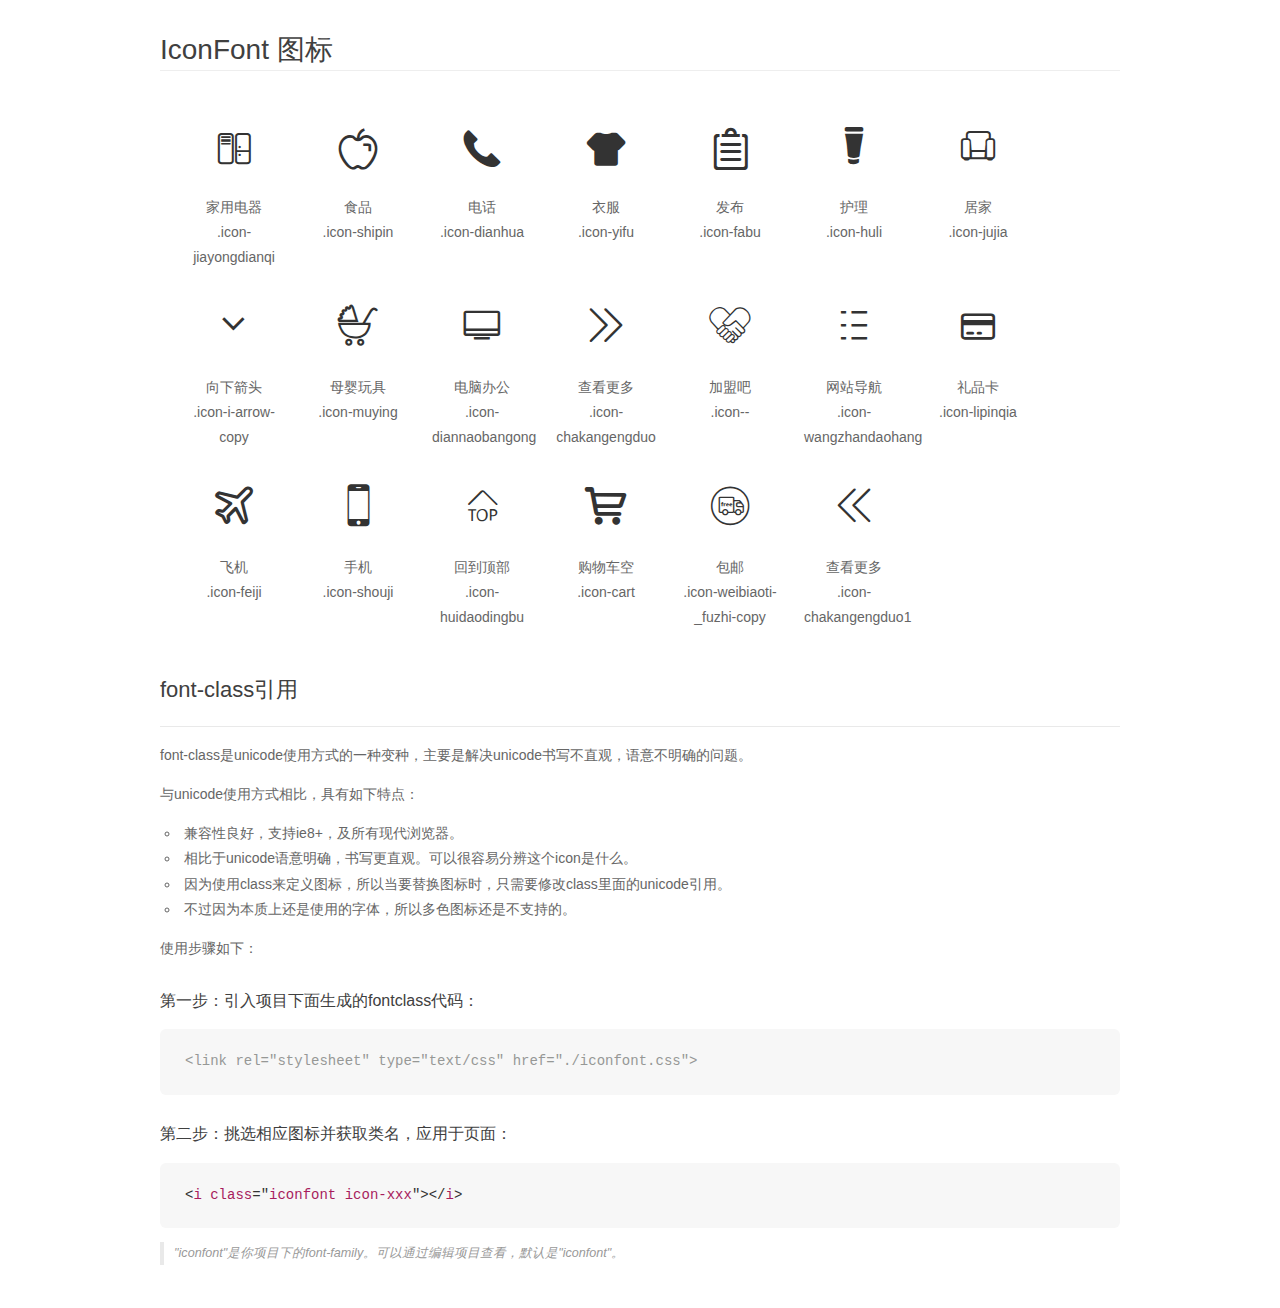
<file: static/iconfont/demo_fontclass.html>
<!DOCTYPE html>
<html>
<head>
    <meta charset="utf-8"/>
    <title>IconFont</title>
    <link rel="stylesheet" href="demo.css">
    <link rel="stylesheet" href="iconfont.css">
</head>
<body>
    <div class="main markdown">
        <h1>IconFont 图标</h1>
        <ul class="icon_lists clear">
            
                <li>
                <i class="icon iconfont icon-jiayongdianqi"></i>
                    <div class="name">家用电器</div>
                    <div class="fontclass">.icon-jiayongdianqi</div>
                </li>
            
                <li>
                <i class="icon iconfont icon-shipin"></i>
                    <div class="name">食品</div>
                    <div class="fontclass">.icon-shipin</div>
                </li>
            
                <li>
                <i class="icon iconfont icon-dianhua"></i>
                    <div class="name">电话</div>
                    <div class="fontclass">.icon-dianhua</div>
                </li>
            
                <li>
                <i class="icon iconfont icon-yifu"></i>
                    <div class="name">衣服</div>
                    <div class="fontclass">.icon-yifu</div>
                </li>
            
                <li>
                <i class="icon iconfont icon-fabu"></i>
                    <div class="name">发布</div>
                    <div class="fontclass">.icon-fabu</div>
                </li>
            
                <li>
                <i class="icon iconfont icon-huli"></i>
                    <div class="name">护理</div>
                    <div class="fontclass">.icon-huli</div>
                </li>
            
                <li>
                <i class="icon iconfont icon-jujia"></i>
                    <div class="name">居家</div>
                    <div class="fontclass">.icon-jujia</div>
                </li>
            
                <li>
                <i class="icon iconfont icon-i-arrow-copy"></i>
                    <div class="name">向下箭头</div>
                    <div class="fontclass">.icon-i-arrow-copy</div>
                </li>
            
                <li>
                <i class="icon iconfont icon-muying"></i>
                    <div class="name">母婴玩具</div>
                    <div class="fontclass">.icon-muying</div>
                </li>
            
                <li>
                <i class="icon iconfont icon-diannaobangong"></i>
                    <div class="name">电脑办公</div>
                    <div class="fontclass">.icon-diannaobangong</div>
                </li>
            
                <li>
                <i class="icon iconfont icon-chakangengduo"></i>
                    <div class="name">查看更多</div>
                    <div class="fontclass">.icon-chakangengduo</div>
                </li>
            
                <li>
                <i class="icon iconfont icon--"></i>
                    <div class="name">加盟吧</div>
                    <div class="fontclass">.icon--</div>
                </li>
            
                <li>
                <i class="icon iconfont icon-wangzhandaohang"></i>
                    <div class="name">网站导航</div>
                    <div class="fontclass">.icon-wangzhandaohang</div>
                </li>
            
                <li>
                <i class="icon iconfont icon-lipinqia"></i>
                    <div class="name">礼品卡</div>
                    <div class="fontclass">.icon-lipinqia</div>
                </li>
            
                <li>
                <i class="icon iconfont icon-feiji"></i>
                    <div class="name">飞机</div>
                    <div class="fontclass">.icon-feiji</div>
                </li>
            
                <li>
                <i class="icon iconfont icon-shouji"></i>
                    <div class="name">手机</div>
                    <div class="fontclass">.icon-shouji</div>
                </li>
            
                <li>
                <i class="icon iconfont icon-huidaodingbu"></i>
                    <div class="name">回到顶部</div>
                    <div class="fontclass">.icon-huidaodingbu</div>
                </li>
            
                <li>
                <i class="icon iconfont icon-cart"></i>
                    <div class="name">购物车空</div>
                    <div class="fontclass">.icon-cart</div>
                </li>
            
                <li>
                <i class="icon iconfont icon-weibiaoti-_fuzhi-copy"></i>
                    <div class="name">包邮</div>
                    <div class="fontclass">.icon-weibiaoti-_fuzhi-copy</div>
                </li>
            
                <li>
                <i class="icon iconfont icon-chakangengduo1"></i>
                    <div class="name">查看更多</div>
                    <div class="fontclass">.icon-chakangengduo1</div>
                </li>
            
        </ul>

        <h2 id="font-class-">font-class引用</h2>
        <hr>

        <p>font-class是unicode使用方式的一种变种，主要是解决unicode书写不直观，语意不明确的问题。</p>
        <p>与unicode使用方式相比，具有如下特点：</p>
        <ul>
        <li>兼容性良好，支持ie8+，及所有现代浏览器。</li>
        <li>相比于unicode语意明确，书写更直观。可以很容易分辨这个icon是什么。</li>
        <li>因为使用class来定义图标，所以当要替换图标时，只需要修改class里面的unicode引用。</li>
        <li>不过因为本质上还是使用的字体，所以多色图标还是不支持的。</li>
        </ul>
        <p>使用步骤如下：</p>
        <h3 id="-fontclass-">第一步：引入项目下面生成的fontclass代码：</h3>


        <pre><code class="lang-js hljs javascript"><span class="hljs-comment">&lt;link rel="stylesheet" type="text/css" href="./iconfont.css"&gt;</span></code></pre>
        <h3 id="-">第二步：挑选相应图标并获取类名，应用于页面：</h3>
        <pre><code class="lang-css hljs">&lt;<span class="hljs-selector-tag">i</span> <span class="hljs-selector-tag">class</span>="<span class="hljs-selector-tag">iconfont</span> <span class="hljs-selector-tag">icon-xxx</span>"&gt;&lt;/<span class="hljs-selector-tag">i</span>&gt;</code></pre>
        <blockquote>
        <p>"iconfont"是你项目下的font-family。可以通过编辑项目查看，默认是"iconfont"。</p>
        </blockquote>
    </div>
</body>
</html>
</file>
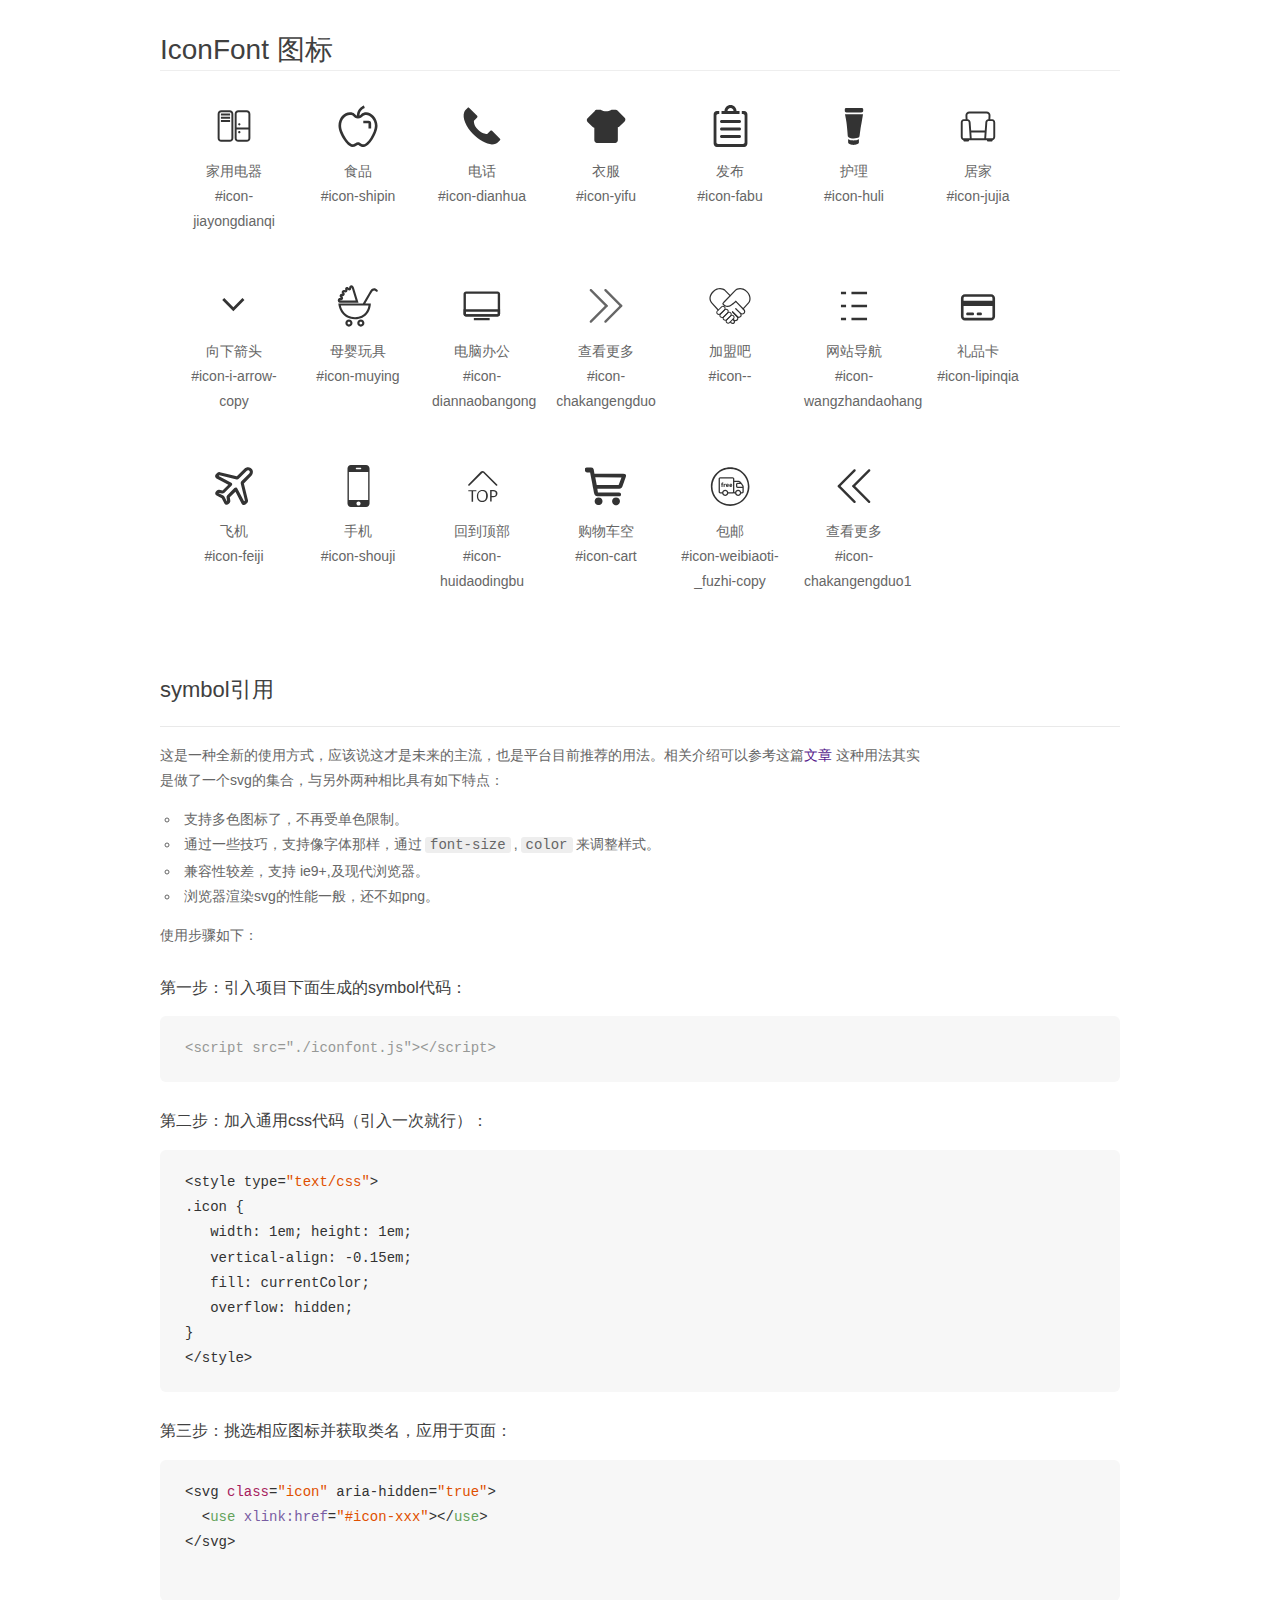
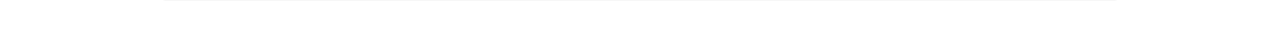
<file: static/iconfont/demo_symbol.html>
<!DOCTYPE html>
<html>
<head>
    <meta charset="utf-8"/>
    <title>IconFont</title>
    <link rel="stylesheet" href="demo.css">
    <script src="iconfont.js"></script>

    <style type="text/css">
        .icon {
          /* 通过设置 font-size 来改变图标大小 */
          width: 1em; height: 1em;
          /* 图标和文字相邻时，垂直对齐 */
          vertical-align: -0.15em;
          /* 通过设置 color 来改变 SVG 的颜色/fill */
          fill: currentColor;
          /* path 和 stroke 溢出 viewBox 部分在 IE 下会显示
             normalize.css 中也包含这行 */
          overflow: hidden;
        }

    </style>
</head>
<body>
    <div class="main markdown">
        <h1>IconFont 图标</h1>
        <ul class="icon_lists clear">
            
                <li>
                    <svg class="icon" aria-hidden="true">
                        <use xlink:href="#icon-jiayongdianqi"></use>
                    </svg>
                    <div class="name">家用电器</div>
                    <div class="fontclass">#icon-jiayongdianqi</div>
                </li>
            
                <li>
                    <svg class="icon" aria-hidden="true">
                        <use xlink:href="#icon-shipin"></use>
                    </svg>
                    <div class="name">食品</div>
                    <div class="fontclass">#icon-shipin</div>
                </li>
            
                <li>
                    <svg class="icon" aria-hidden="true">
                        <use xlink:href="#icon-dianhua"></use>
                    </svg>
                    <div class="name">电话</div>
                    <div class="fontclass">#icon-dianhua</div>
                </li>
            
                <li>
                    <svg class="icon" aria-hidden="true">
                        <use xlink:href="#icon-yifu"></use>
                    </svg>
                    <div class="name">衣服</div>
                    <div class="fontclass">#icon-yifu</div>
                </li>
            
                <li>
                    <svg class="icon" aria-hidden="true">
                        <use xlink:href="#icon-fabu"></use>
                    </svg>
                    <div class="name">发布</div>
                    <div class="fontclass">#icon-fabu</div>
                </li>
            
                <li>
                    <svg class="icon" aria-hidden="true">
                        <use xlink:href="#icon-huli"></use>
                    </svg>
                    <div class="name">护理</div>
                    <div class="fontclass">#icon-huli</div>
                </li>
            
                <li>
                    <svg class="icon" aria-hidden="true">
                        <use xlink:href="#icon-jujia"></use>
                    </svg>
                    <div class="name">居家</div>
                    <div class="fontclass">#icon-jujia</div>
                </li>
            
                <li>
                    <svg class="icon" aria-hidden="true">
                        <use xlink:href="#icon-i-arrow-copy"></use>
                    </svg>
                    <div class="name">向下箭头</div>
                    <div class="fontclass">#icon-i-arrow-copy</div>
                </li>
            
                <li>
                    <svg class="icon" aria-hidden="true">
                        <use xlink:href="#icon-muying"></use>
                    </svg>
                    <div class="name">母婴玩具</div>
                    <div class="fontclass">#icon-muying</div>
                </li>
            
                <li>
                    <svg class="icon" aria-hidden="true">
                        <use xlink:href="#icon-diannaobangong"></use>
                    </svg>
                    <div class="name">电脑办公</div>
                    <div class="fontclass">#icon-diannaobangong</div>
                </li>
            
                <li>
                    <svg class="icon" aria-hidden="true">
                        <use xlink:href="#icon-chakangengduo"></use>
                    </svg>
                    <div class="name">查看更多</div>
                    <div class="fontclass">#icon-chakangengduo</div>
                </li>
            
                <li>
                    <svg class="icon" aria-hidden="true">
                        <use xlink:href="#icon--"></use>
                    </svg>
                    <div class="name">加盟吧</div>
                    <div class="fontclass">#icon--</div>
                </li>
            
                <li>
                    <svg class="icon" aria-hidden="true">
                        <use xlink:href="#icon-wangzhandaohang"></use>
                    </svg>
                    <div class="name">网站导航</div>
                    <div class="fontclass">#icon-wangzhandaohang</div>
                </li>
            
                <li>
                    <svg class="icon" aria-hidden="true">
                        <use xlink:href="#icon-lipinqia"></use>
                    </svg>
                    <div class="name">礼品卡</div>
                    <div class="fontclass">#icon-lipinqia</div>
                </li>
            
                <li>
                    <svg class="icon" aria-hidden="true">
                        <use xlink:href="#icon-feiji"></use>
                    </svg>
                    <div class="name">飞机</div>
                    <div class="fontclass">#icon-feiji</div>
                </li>
            
                <li>
                    <svg class="icon" aria-hidden="true">
                        <use xlink:href="#icon-shouji"></use>
                    </svg>
                    <div class="name">手机</div>
                    <div class="fontclass">#icon-shouji</div>
                </li>
            
                <li>
                    <svg class="icon" aria-hidden="true">
                        <use xlink:href="#icon-huidaodingbu"></use>
                    </svg>
                    <div class="name">回到顶部</div>
                    <div class="fontclass">#icon-huidaodingbu</div>
                </li>
            
                <li>
                    <svg class="icon" aria-hidden="true">
                        <use xlink:href="#icon-cart"></use>
                    </svg>
                    <div class="name">购物车空</div>
                    <div class="fontclass">#icon-cart</div>
                </li>
            
                <li>
                    <svg class="icon" aria-hidden="true">
                        <use xlink:href="#icon-weibiaoti-_fuzhi-copy"></use>
                    </svg>
                    <div class="name">包邮</div>
                    <div class="fontclass">#icon-weibiaoti-_fuzhi-copy</div>
                </li>
            
                <li>
                    <svg class="icon" aria-hidden="true">
                        <use xlink:href="#icon-chakangengduo1"></use>
                    </svg>
                    <div class="name">查看更多</div>
                    <div class="fontclass">#icon-chakangengduo1</div>
                </li>
            
        </ul>


        <h2 id="symbol-">symbol引用</h2>
        <hr>

        <p>这是一种全新的使用方式，应该说这才是未来的主流，也是平台目前推荐的用法。相关介绍可以参考这篇<a href="">文章</a>
        这种用法其实是做了一个svg的集合，与另外两种相比具有如下特点：</p>
        <ul>
          <li>支持多色图标了，不再受单色限制。</li>
          <li>通过一些技巧，支持像字体那样，通过<code>font-size</code>,<code>color</code>来调整样式。</li>
          <li>兼容性较差，支持 ie9+,及现代浏览器。</li>
          <li>浏览器渲染svg的性能一般，还不如png。</li>
        </ul>
        <p>使用步骤如下：</p>
        <h3 id="-symbol-">第一步：引入项目下面生成的symbol代码：</h3>
        <pre><code class="lang-js hljs javascript"><span class="hljs-comment">&lt;script src="./iconfont.js"&gt;&lt;/script&gt;</span></code></pre>
        <h3 id="-css-">第二步：加入通用css代码（引入一次就行）：</h3>
        <pre><code class="lang-js hljs javascript">&lt;style type=<span class="hljs-string">"text/css"</span>&gt;
.icon {
   width: <span class="hljs-number">1</span>em; height: <span class="hljs-number">1</span>em;
   vertical-align: <span class="hljs-number">-0.15</span>em;
   fill: currentColor;
   overflow: hidden;
}
&lt;<span class="hljs-regexp">/style&gt;</span></code></pre>
        <h3 id="-">第三步：挑选相应图标并获取类名，应用于页面：</h3>
        <pre><code class="lang-js hljs javascript">&lt;svg <span class="hljs-class"><span class="hljs-keyword">class</span></span>=<span class="hljs-string">"icon"</span> aria-hidden=<span class="hljs-string">"true"</span>&gt;<span class="xml"><span class="hljs-tag">
  &lt;<span class="hljs-name">use</span> <span class="hljs-attr">xlink:href</span>=<span class="hljs-string">"#icon-xxx"</span>&gt;</span><span class="hljs-tag">&lt;/<span class="hljs-name">use</span>&gt;</span>
</span>&lt;<span class="hljs-regexp">/svg&gt;
        </span></code></pre>
    </div>
</body>
</html>
</file>
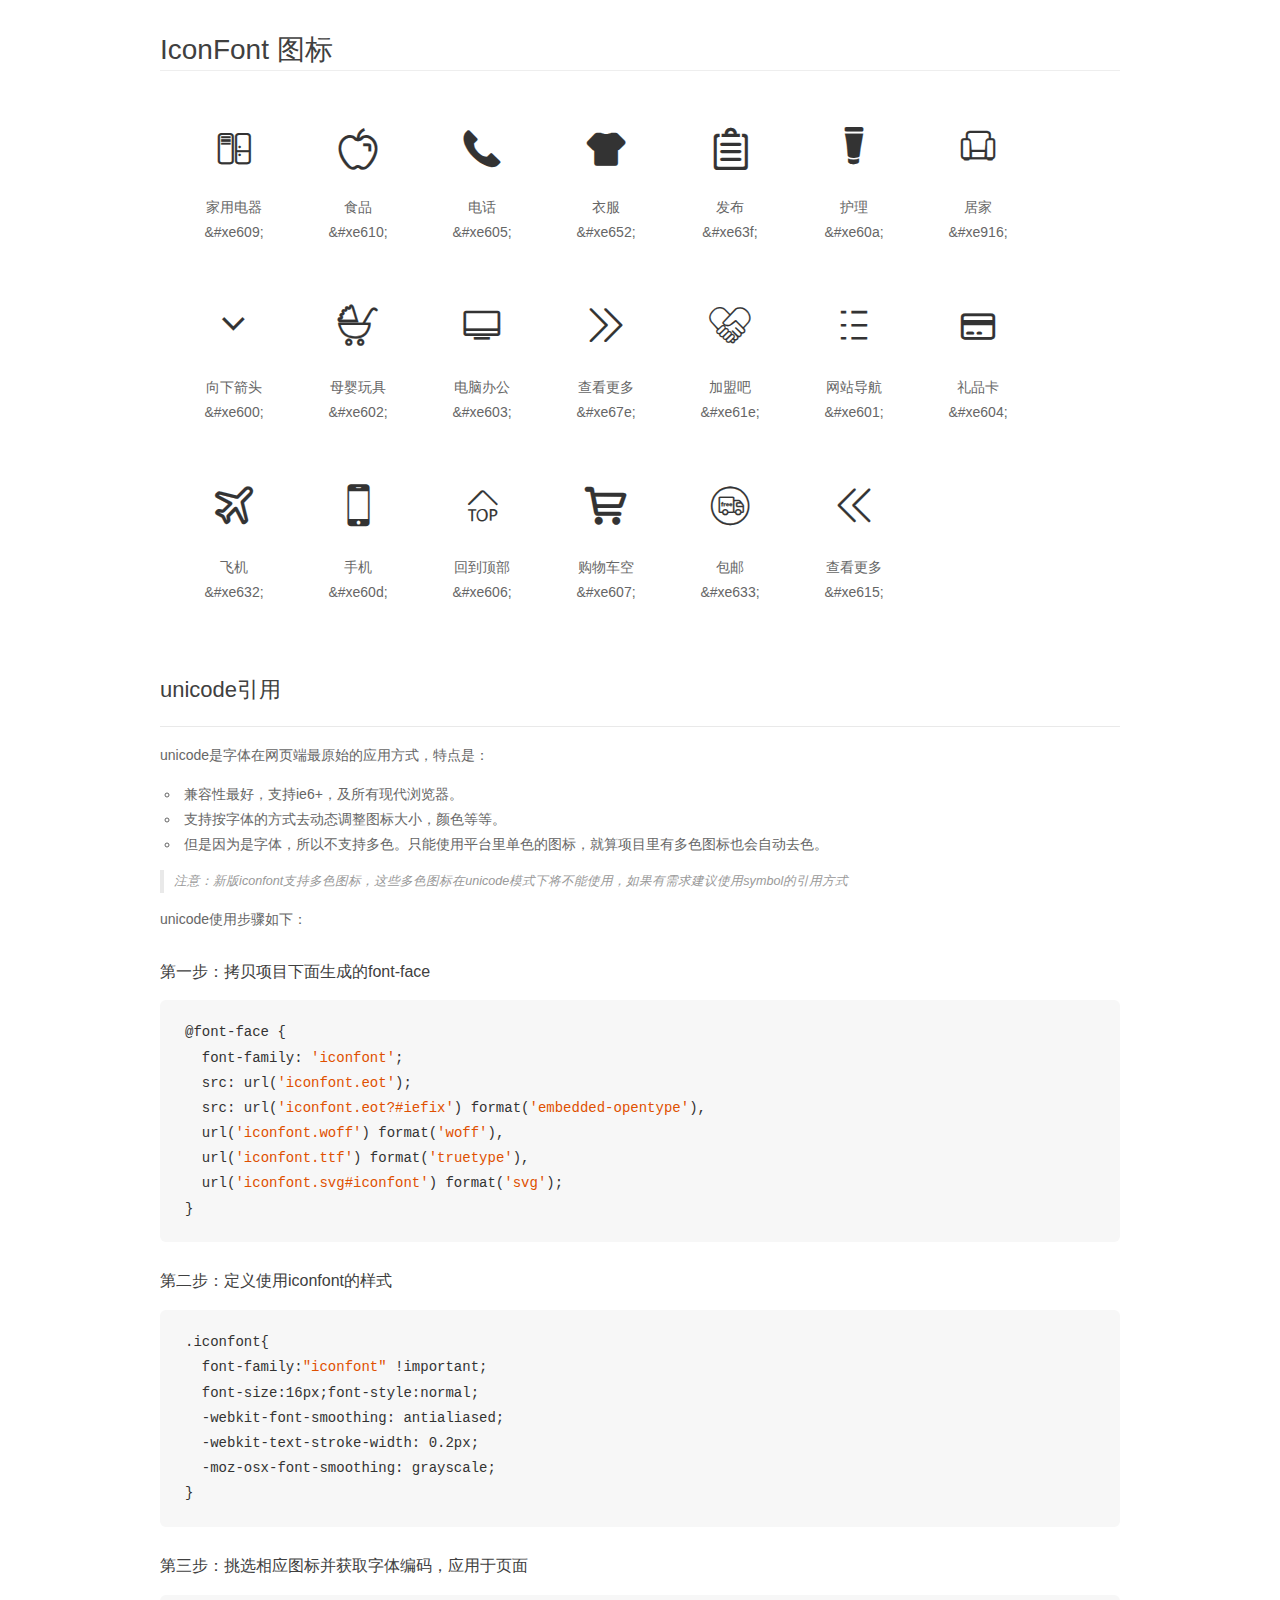
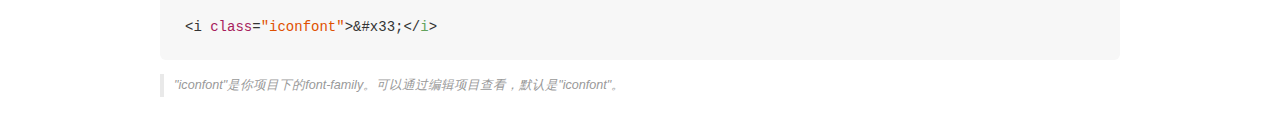
<file: static/iconfont/demo_unicode.html>
<!DOCTYPE html>
<html>
<head>
    <meta charset="utf-8"/>
    <title>IconFont</title>
    <link rel="stylesheet" href="demo.css">

    <style type="text/css">

        @font-face {font-family: "iconfont";
          src: url('iconfont.eot'); /* IE9*/
          src: url('iconfont.eot#iefix') format('embedded-opentype'), /* IE6-IE8 */
          url('iconfont.woff') format('woff'), /* chrome, firefox */
          url('iconfont.ttf') format('truetype'), /* chrome, firefox, opera, Safari, Android, iOS 4.2+*/
          url('iconfont.svg#iconfont') format('svg'); /* iOS 4.1- */
        }

        .iconfont {
          font-family:"iconfont" !important;
          font-size:16px;
          font-style:normal;
          -webkit-font-smoothing: antialiased;
          -webkit-text-stroke-width: 0.2px;
          -moz-osx-font-smoothing: grayscale;
        }

    </style>
</head>
<body>
    <div class="main markdown">
        <h1>IconFont 图标</h1>
        <ul class="icon_lists clear">
            
                <li>
                <i class="icon iconfont">&#xe609;</i>
                    <div class="name">家用电器</div>
                    <div class="code">&amp;#xe609;</div>
                </li>
            
                <li>
                <i class="icon iconfont">&#xe610;</i>
                    <div class="name">食品</div>
                    <div class="code">&amp;#xe610;</div>
                </li>
            
                <li>
                <i class="icon iconfont">&#xe605;</i>
                    <div class="name">电话</div>
                    <div class="code">&amp;#xe605;</div>
                </li>
            
                <li>
                <i class="icon iconfont">&#xe652;</i>
                    <div class="name">衣服</div>
                    <div class="code">&amp;#xe652;</div>
                </li>
            
                <li>
                <i class="icon iconfont">&#xe63f;</i>
                    <div class="name">发布</div>
                    <div class="code">&amp;#xe63f;</div>
                </li>
            
                <li>
                <i class="icon iconfont">&#xe60a;</i>
                    <div class="name">护理</div>
                    <div class="code">&amp;#xe60a;</div>
                </li>
            
                <li>
                <i class="icon iconfont">&#xe916;</i>
                    <div class="name">居家</div>
                    <div class="code">&amp;#xe916;</div>
                </li>
            
                <li>
                <i class="icon iconfont">&#xe600;</i>
                    <div class="name">向下箭头</div>
                    <div class="code">&amp;#xe600;</div>
                </li>
            
                <li>
                <i class="icon iconfont">&#xe602;</i>
                    <div class="name">母婴玩具</div>
                    <div class="code">&amp;#xe602;</div>
                </li>
            
                <li>
                <i class="icon iconfont">&#xe603;</i>
                    <div class="name">电脑办公</div>
                    <div class="code">&amp;#xe603;</div>
                </li>
            
                <li>
                <i class="icon iconfont">&#xe67e;</i>
                    <div class="name">查看更多</div>
                    <div class="code">&amp;#xe67e;</div>
                </li>
            
                <li>
                <i class="icon iconfont">&#xe61e;</i>
                    <div class="name">加盟吧</div>
                    <div class="code">&amp;#xe61e;</div>
                </li>
            
                <li>
                <i class="icon iconfont">&#xe601;</i>
                    <div class="name">网站导航</div>
                    <div class="code">&amp;#xe601;</div>
                </li>
            
                <li>
                <i class="icon iconfont">&#xe604;</i>
                    <div class="name">礼品卡</div>
                    <div class="code">&amp;#xe604;</div>
                </li>
            
                <li>
                <i class="icon iconfont">&#xe632;</i>
                    <div class="name">飞机</div>
                    <div class="code">&amp;#xe632;</div>
                </li>
            
                <li>
                <i class="icon iconfont">&#xe60d;</i>
                    <div class="name">手机</div>
                    <div class="code">&amp;#xe60d;</div>
                </li>
            
                <li>
                <i class="icon iconfont">&#xe606;</i>
                    <div class="name">回到顶部</div>
                    <div class="code">&amp;#xe606;</div>
                </li>
            
                <li>
                <i class="icon iconfont">&#xe607;</i>
                    <div class="name">购物车空</div>
                    <div class="code">&amp;#xe607;</div>
                </li>
            
                <li>
                <i class="icon iconfont">&#xe633;</i>
                    <div class="name">包邮</div>
                    <div class="code">&amp;#xe633;</div>
                </li>
            
                <li>
                <i class="icon iconfont">&#xe615;</i>
                    <div class="name">查看更多</div>
                    <div class="code">&amp;#xe615;</div>
                </li>
            
        </ul>
        <h2 id="unicode-">unicode引用</h2>
        <hr>

        <p>unicode是字体在网页端最原始的应用方式，特点是：</p>
        <ul>
        <li>兼容性最好，支持ie6+，及所有现代浏览器。</li>
        <li>支持按字体的方式去动态调整图标大小，颜色等等。</li>
        <li>但是因为是字体，所以不支持多色。只能使用平台里单色的图标，就算项目里有多色图标也会自动去色。</li>
        </ul>
        <blockquote>
        <p>注意：新版iconfont支持多色图标，这些多色图标在unicode模式下将不能使用，如果有需求建议使用symbol的引用方式</p>
        </blockquote>
        <p>unicode使用步骤如下：</p>
        <h3 id="-font-face">第一步：拷贝项目下面生成的font-face</h3>
        <pre><code class="lang-js hljs javascript">@font-face {
  font-family: <span class="hljs-string">'iconfont'</span>;
  src: url(<span class="hljs-string">'iconfont.eot'</span>);
  src: url(<span class="hljs-string">'iconfont.eot?#iefix'</span>) format(<span class="hljs-string">'embedded-opentype'</span>),
  url(<span class="hljs-string">'iconfont.woff'</span>) format(<span class="hljs-string">'woff'</span>),
  url(<span class="hljs-string">'iconfont.ttf'</span>) format(<span class="hljs-string">'truetype'</span>),
  url(<span class="hljs-string">'iconfont.svg#iconfont'</span>) format(<span class="hljs-string">'svg'</span>);
}
</code></pre>
        <h3 id="-iconfont-">第二步：定义使用iconfont的样式</h3>
        <pre><code class="lang-js hljs javascript">.iconfont{
  font-family:<span class="hljs-string">"iconfont"</span> !important;
  font-size:<span class="hljs-number">16</span>px;font-style:normal;
  -webkit-font-smoothing: antialiased;
  -webkit-text-stroke-width: <span class="hljs-number">0.2</span>px;
  -moz-osx-font-smoothing: grayscale;
}
</code></pre>
        <h3 id="-">第三步：挑选相应图标并获取字体编码，应用于页面</h3>
        <pre><code class="lang-js hljs javascript">&lt;i <span class="hljs-class"><span class="hljs-keyword">class</span></span>=<span class="hljs-string">"iconfont"</span>&gt;&amp;#x33;<span class="xml"><span class="hljs-tag">&lt;/<span class="hljs-name">i</span>&gt;</span></span></code></pre>

        <blockquote>
        <p>"iconfont"是你项目下的font-family。可以通过编辑项目查看，默认是"iconfont"。</p>
        </blockquote>
    </div>


</body>
</html>
</file>
<file: static/iconfont/iconfont.css>
@font-face {font-family: "iconfont";
  src: url('iconfont.eot?t=1507547873679'); /* IE9*/
  src: url('iconfont.eot?t=1507547873679#iefix') format('embedded-opentype'), /* IE6-IE8 */
  url('[data-uri]') format('woff'),
  url('iconfont.ttf?t=1507547873679') format('truetype'), /* chrome, firefox, opera, Safari, Android, iOS 4.2+*/
  url('iconfont.svg?t=1507547873679#iconfont') format('svg'); /* iOS 4.1- */
}

.iconfont {
  font-family:"iconfont" !important;
  font-size:16px;
  font-style:normal;
  -webkit-font-smoothing: antialiased;
  -moz-osx-font-smoothing: grayscale;
}

.icon-jiayongdianqi:before { content: "\e609"; }

.icon-shipin:before { content: "\e610"; }

.icon-dianhua:before { content: "\e605"; }

.icon-yifu:before { content: "\e652"; }

.icon-fabu:before { content: "\e63f"; }

.icon-huli:before { content: "\e60a"; }

.icon-jujia:before { content: "\e916"; }

.icon-i-arrow-copy:before { content: "\e600"; }

.icon-muying:before { content: "\e602"; }

.icon-diannaobangong:before { content: "\e603"; }

.icon-chakangengduo:before { content: "\e67e"; }

.icon--:before { content: "\e61e"; }

.icon-wangzhandaohang:before { content: "\e601"; }

.icon-lipinqia:before { content: "\e604"; }

.icon-feiji:before { content: "\e632"; }

.icon-shouji:before { content: "\e60d"; }

.icon-huidaodingbu:before { content: "\e606"; }

.icon-cart:before { content: "\e607"; }

.icon-weibiaoti-_fuzhi-copy:before { content: "\e633"; }

.icon-chakangengduo1:before { content: "\e615"; }
</file>
<file: static/iconfont/demo.css>
*{margin: 0;padding: 0;list-style: none;}
/*
KISSY CSS Reset
理念：1. reset 的目的不是清除浏览器的默认样式，这仅是部分工作。清除和重置是紧密不可分的。
2. reset 的目的不是让默认样式在所有浏览器下一致，而是减少默认样式有可能带来的问题。
3. reset 期望提供一套普适通用的基础样式。但没有银弹，推荐根据具体需求，裁剪和修改后再使用。
特色：1. 适应中文；2. 基于最新主流浏览器。
维护：玉伯<lifesinger@gmail.com>, 正淳<ragecarrier@gmail.com>
 */

/** 清除内外边距 **/
body, h1, h2, h3, h4, h5, h6, hr, p, blockquote, /* structural elements 结构元素 */
dl, dt, dd, ul, ol, li, /* list elements 列表元素 */
pre, /* text formatting elements 文本格式元素 */
form, fieldset, legend, button, input, textarea, /* form elements 表单元素 */
th, td /* table elements 表格元素 */ {
  margin: 0;
  padding: 0;
}

/** 设置默认字体 **/
body,
button, input, select, textarea /* for ie */ {
  font: 12px/1.5 tahoma, arial, \5b8b\4f53, sans-serif;
}
h1, h2, h3, h4, h5, h6 { font-size: 100%; }
address, cite, dfn, em, var { font-style: normal; } /* 将斜体扶正 */
code, kbd, pre, samp { font-family: courier new, courier, monospace; } /* 统一等宽字体 */
small { font-size: 12px; } /* 小于 12px 的中文很难阅读，让 small 正常化 */

/** 重置列表元素 **/
ul, ol { list-style: none; }

/** 重置文本格式元素 **/
a { text-decoration: none; }
a:hover { text-decoration: underline; }


/** 重置表单元素 **/
legend { color: #000; } /* for ie6 */
fieldset, img { border: 0; } /* img 搭车：让链接里的 img 无边框 */
button, input, select, textarea { font-size: 100%; } /* 使得表单元素在 ie 下能继承字体大小 */
/* 注：optgroup 无法扶正 */

/** 重置表格元素 **/
table { border-collapse: collapse; border-spacing: 0; }

/* 清除浮动 */
.ks-clear:after, .clear:after {
  content: '\20';
  display: block;
  height: 0;
  clear: both;
}
.ks-clear, .clear {
  *zoom: 1;
}

.main {
  padding: 30px 100px;
width: 960px;
margin: 0 auto;
}
.main h1{font-size:36px; color:#333; text-align:left;margin-bottom:30px; border-bottom: 1px solid #eee;}

.helps{margin-top:40px;}
.helps pre{
  padding:20px;
  margin:10px 0;
  border:solid 1px #e7e1cd;
  background-color: #fffdef;
  overflow: auto;
}

.icon_lists{
  width: 100% !important;

}

.icon_lists li{
  float:left;
  width: 100px;
  height:180px;
  text-align: center;
  list-style: none !important;
}
.icon_lists .icon{
  font-size: 42px;
  line-height: 100px;
  margin: 10px 0;
  color:#333;
  -webkit-transition: font-size 0.25s ease-out 0s;
  -moz-transition: font-size 0.25s ease-out 0s;
  transition: font-size 0.25s ease-out 0s;

}
.icon_lists .icon:hover{
  font-size: 100px;
}



.markdown {
  color: #666;
  font-size: 14px;
  line-height: 1.8;
}

.highlight {
  line-height: 1.5;
}

.markdown img {
  vertical-align: middle;
  max-width: 100%;
}

.markdown h1 {
  color: #404040;
  font-weight: 500;
  line-height: 40px;
  margin-bottom: 24px;
}

.markdown h2,
.markdown h3,
.markdown h4,
.markdown h5,
.markdown h6 {
  color: #404040;
  margin: 1.6em 0 0.6em 0;
  font-weight: 500;
  clear: both;
}

.markdown h1 {
  font-size: 28px;
}

.markdown h2 {
  font-size: 22px;
}

.markdown h3 {
  font-size: 16px;
}

.markdown h4 {
  font-size: 14px;
}

.markdown h5 {
  font-size: 12px;
}

.markdown h6 {
  font-size: 12px;
}

.markdown hr {
  height: 1px;
  border: 0;
  background: #e9e9e9;
  margin: 16px 0;
  clear: both;
}

.markdown p,
.markdown pre {
  margin: 1em 0;
}

.markdown > p,
.markdown > blockquote,
.markdown > .highlight,
.markdown > ol,
.markdown > ul {
  width: 80%;
}

.markdown ul > li {
  list-style: circle;
}

.markdown > ul li,
.markdown blockquote ul > li {
  margin-left: 20px;
  padding-left: 4px;
}

.markdown > ul li p,
.markdown > ol li p {
  margin: 0.6em 0;
}

.markdown ol > li {
  list-style: decimal;
}

.markdown > ol li,
.markdown blockquote ol > li {
  margin-left: 20px;
  padding-left: 4px;
}

.markdown code {
  margin: 0 3px;
  padding: 0 5px;
  background: #eee;
  border-radius: 3px;
}

.markdown pre {
  border-radius: 6px;
  background: #f7f7f7;
  padding: 20px;
}

.markdown pre code {
  border: none;
  background: #f7f7f7;
  margin: 0;
}

.markdown strong,
.markdown b {
  font-weight: 600;
}

.markdown > table {
  border-collapse: collapse;
  border-spacing: 0px;
  empty-cells: show;
  border: 1px solid #e9e9e9;
  width: 95%;
  margin-bottom: 24px;
}

.markdown > table th {
  white-space: nowrap;
  color: #333;
  font-weight: 600;

}

.markdown > table th,
.markdown > table td {
  border: 1px solid #e9e9e9;
  padding: 8px 16px;
  text-align: left;
}

.markdown > table th {
  background: #F7F7F7;
}

.markdown blockquote {
  font-size: 90%;
  color: #999;
  border-left: 4px solid #e9e9e9;
  padding-left: 0.8em;
  margin: 1em 0;
  font-style: italic;
}

.markdown blockquote p {
  margin: 0;
}

.markdown .anchor {
  opacity: 0;
  transition: opacity 0.3s ease;
  margin-left: 8px;
}

.markdown .waiting {
  color: #ccc;
}

.markdown h1:hover .anchor,
.markdown h2:hover .anchor,
.markdown h3:hover .anchor,
.markdown h4:hover .anchor,
.markdown h5:hover .anchor,
.markdown h6:hover .anchor {
  opacity: 1;
  display: inline-block;
}

.markdown > br,
.markdown > p > br {
  clear: both;
}


.hljs {
  display: block;
  background: white;
  padding: 0.5em;
  color: #333333;
  overflow-x: auto;
}

.hljs-comment,
.hljs-meta {
  color: #969896;
}

.hljs-string,
.hljs-variable,
.hljs-template-variable,
.hljs-strong,
.hljs-emphasis,
.hljs-quote {
  color: #df5000;
}

.hljs-keyword,
.hljs-selector-tag,
.hljs-type {
  color: #a71d5d;
}

.hljs-literal,
.hljs-symbol,
.hljs-bullet,
.hljs-attribute {
  color: #0086b3;
}

.hljs-section,
.hljs-name {
  color: #63a35c;
}

.hljs-tag {
  color: #333333;
}

.hljs-title,
.hljs-attr,
.hljs-selector-id,
.hljs-selector-class,
.hljs-selector-attr,
.hljs-selector-pseudo {
  color: #795da3;
}

.hljs-addition {
  color: #55a532;
  background-color: #eaffea;
}

.hljs-deletion {
  color: #bd2c00;
  background-color: #ffecec;
}

.hljs-link {
  text-decoration: underline;
}

pre{
  background: #fff;
}
</file>
